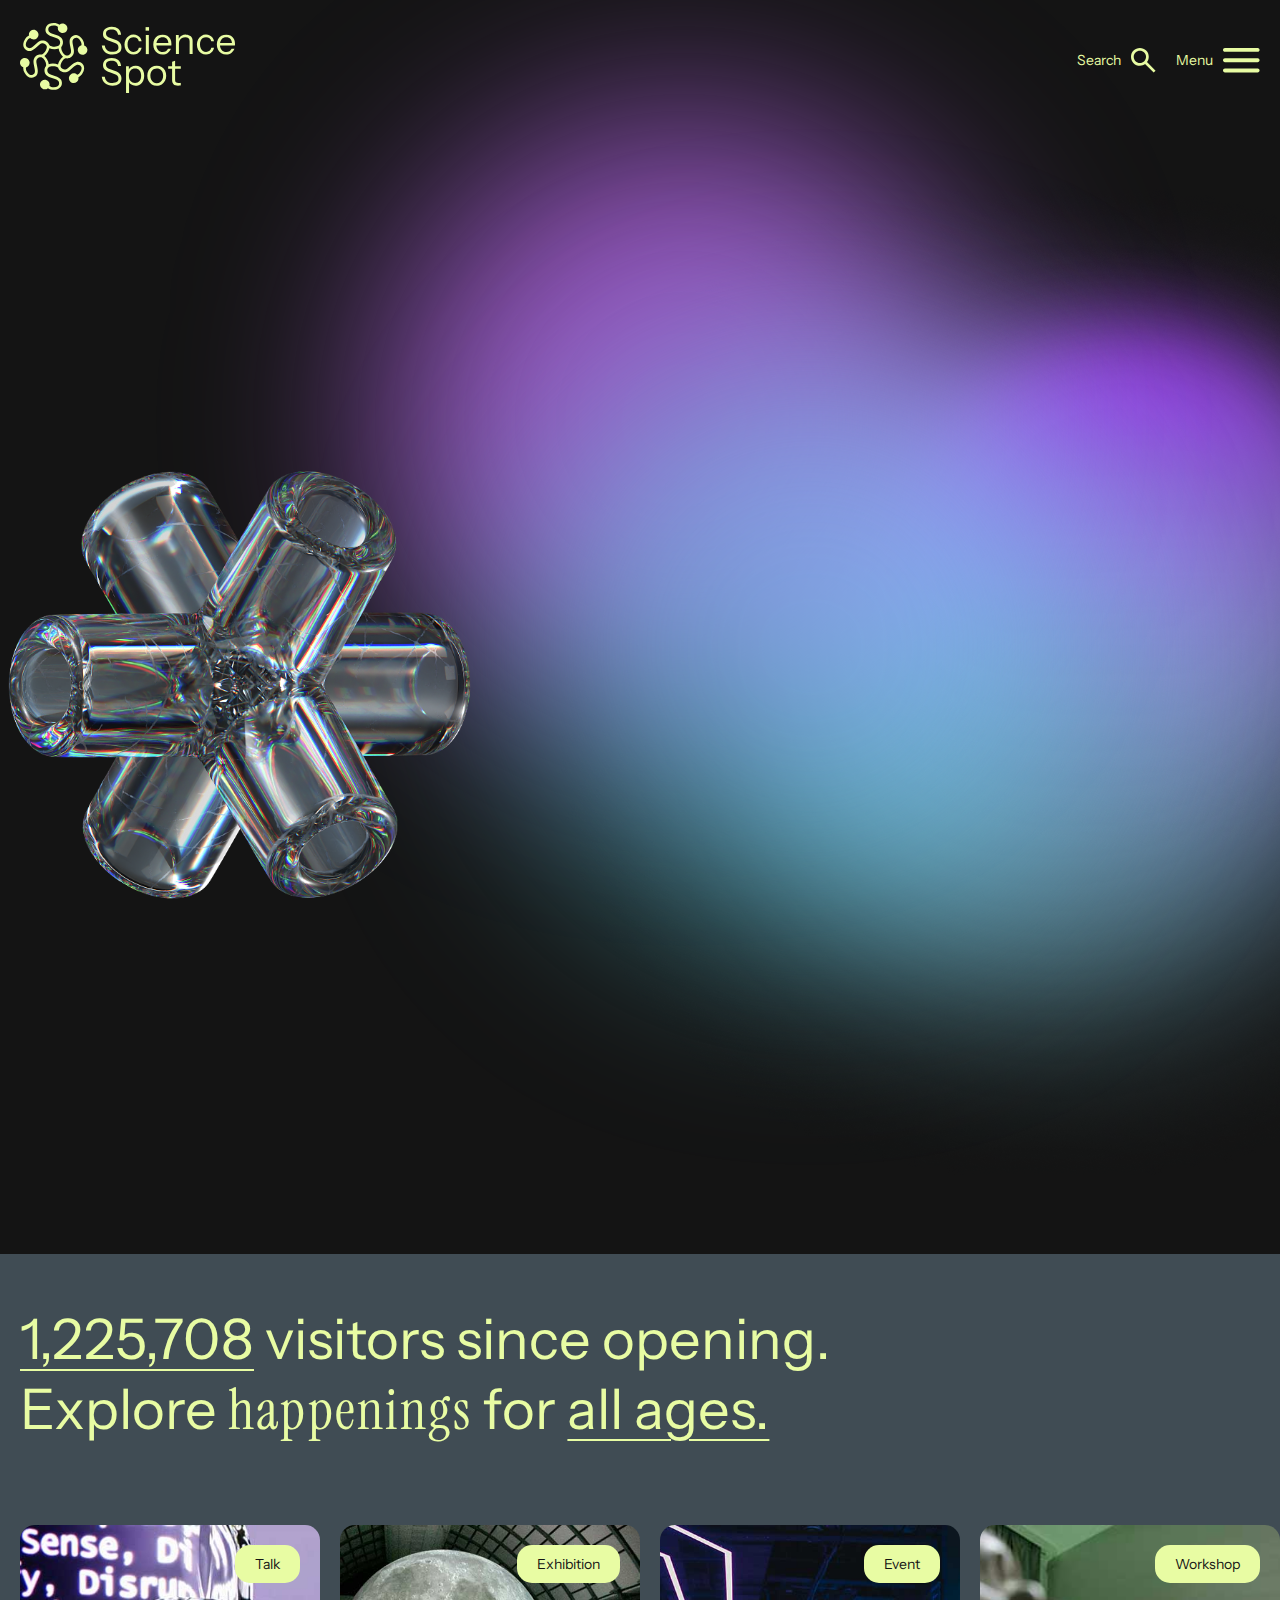
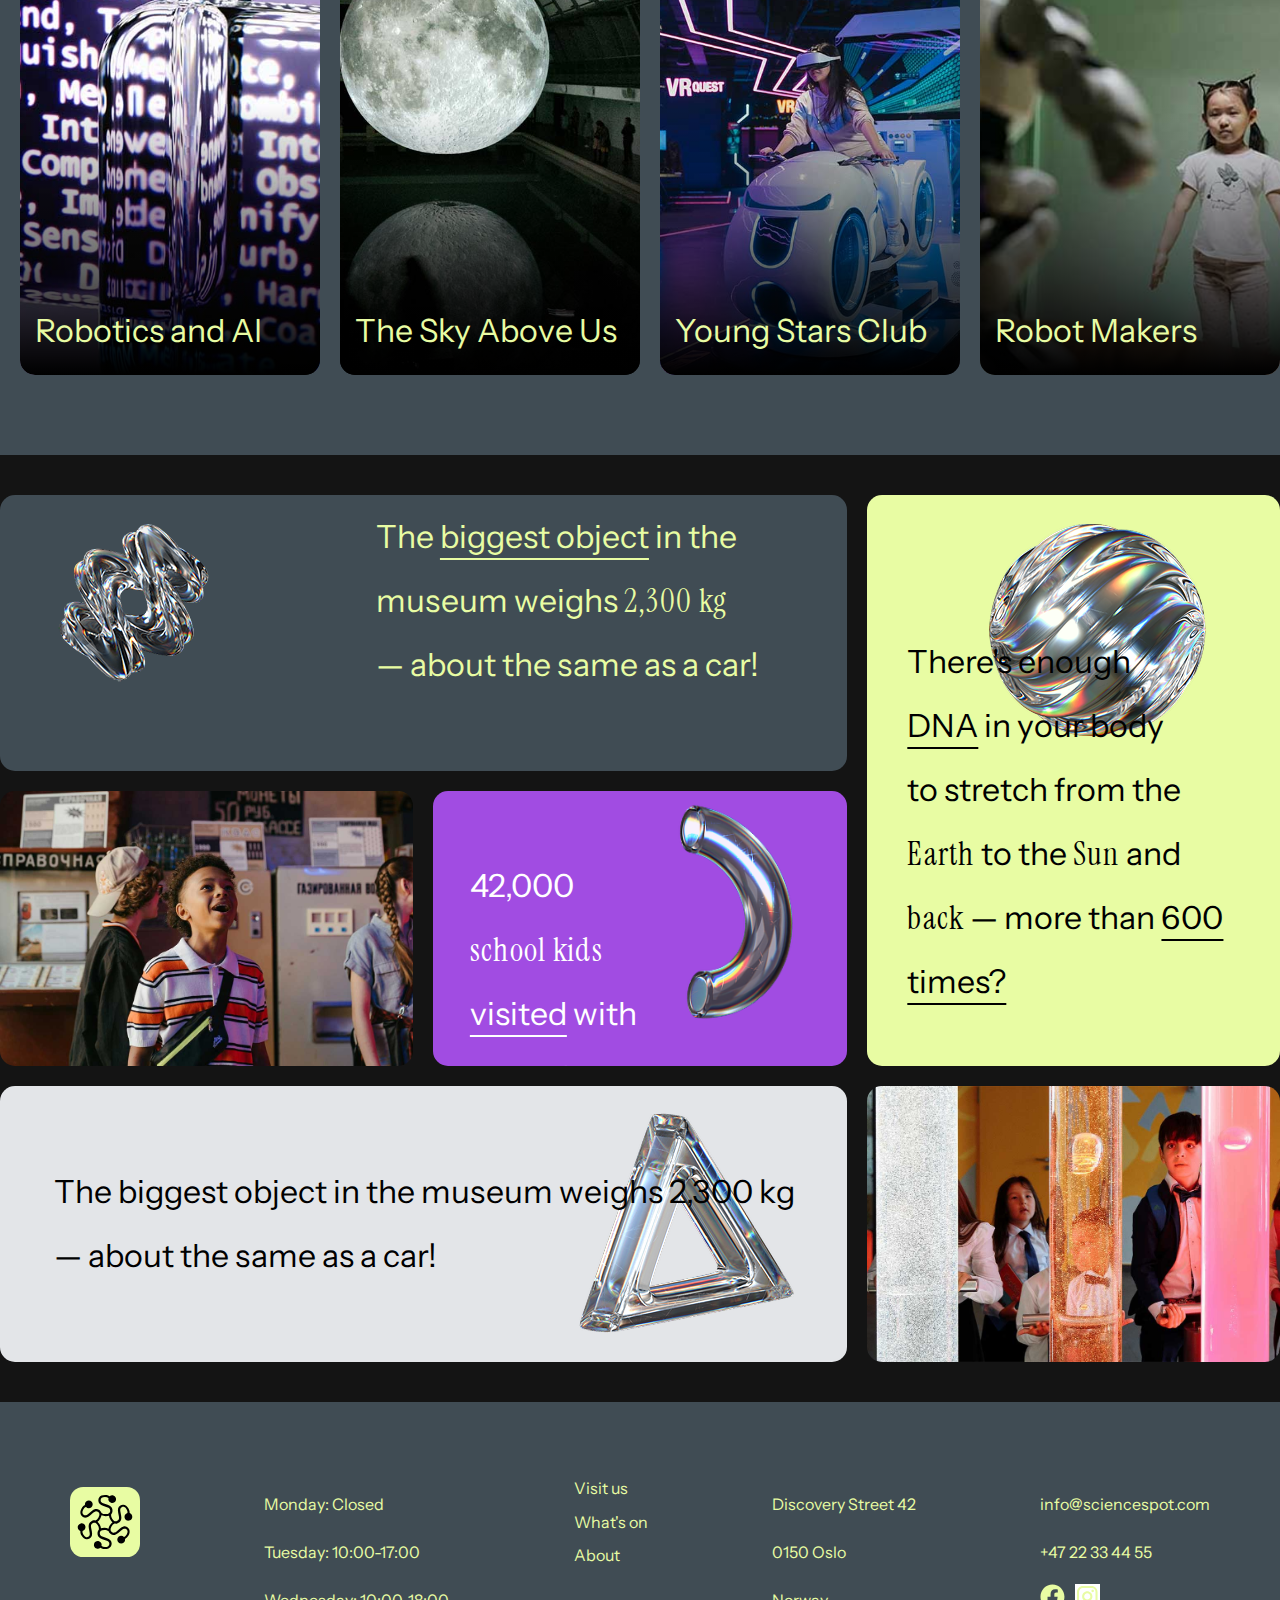
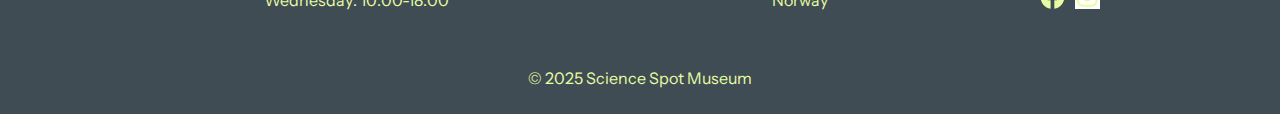
<file: index.html>
<!DOCTYPE html>
<html lang="en">
  <head>
    <meta charset="UTF-8" />
    <meta name="viewport" content="width=device-width, initial-scale=1.0" />
    <link rel="preconnect" href="https://fonts.googleapis.com" />
    <link rel="preconnect" href="https://fonts.gstatic.com" crossorigin />
    <link
      href="https://fonts.googleapis.com/css2?family=Instrument+Sans:ital,wght@0,400..700;1,400..700&family=Instrument+Serif&display=swap"
      rel="stylesheet"
    />
    <link rel="stylesheet" href="/css/style.css" />
    <title>
      Home | Science Spot - An interactive science museum where science comes
      alive.
    </title>
  </head>
  <body>
    <header>
      <div class="header__container">
        <div class="header__logo">
          <a href="index.html" class="logo-main"
            ><img
              src="assets/icons/science-spot-full-logo-color.svg"
              alt="Science Spot Logo"
          /></a>
        </div>
        <div class="header__nav">
          <nav class="header__search">
            <ul>
              <li>
                <a href="#">
                  Search
                  <img
                    src="assets/icons/magnifier-glass-icon-color.svg"
                    alt="Search Icon"
                  />
                </a>
              </li>
            </ul>
          </nav>

          <nav class="header__menu">
            <ul>
              <li>
                <a href="#">
                  Menu
                  <img
                    src="assets/icons/hamburger-menu-icon-color.svg"
                    alt="Menu Icon"
                  />
                </a>
              </li>
            </ul>
          </nav>
        </div>
      </div>
    </header>
    <main>
      <!-- Hero section -->
      <section class="hero">
        <div class="hero__container">
          <div class="hero__headline">
            <h1>
              An <span class="text-serif">interactive</span>
              <br />
              <span class="text-underline">science museum</span> where science
              comes <span class="text-serif">alive</span>.
            </h1>
            <a href="#" class="btn btn--primary">Explore more</a>
          </div>
          <div class="hero__element">
            <img src="assets/icons/3d-element-1.png" alt="" />
          </div>
          <div class="hero__gradient">
            <img src="assets/icons/gradient.png" alt="" />
          </div>
        </div>
      </section>
      <!-- Event section -->
      <section class="events">
        <h2 class="events__title">
          <span class="text-underline">1,225,708</span> visitors since opening.
          <br />
          Explore <span class="text-serif">happenings</span> for
          <span class="text-underline">all ages.</span>
        </h2>
        <div class="events__main_container">
          <div class="events__container">
            <article class="events__card">
              <a href="#">
                <img
                  src="assets/images/two-3d-objects-with-text-underlay-representing-artifical-intelligence.jpg"
                  alt="two 3d objects with text underlay representing artifical intelligence"
                  class="events__card-image"
              /></a>
              <span class="events__card-label">Talk</span>
              <h3 class="events__card-title">Robotics and AI</h3>
            </article>
          </div>

          <div class="events__container">
            <article class="events__card">
              <a href="#">
                <img
                  src="assets/images/people-looking-in-an-exhibition-space-looking-at-a-moon-installation.jpg"
                  alt="people looking in an exhibition space looking at a moon installation"
                  class="events__card-image"
              /></a>
              <span class="events__card-label">Exhibition</span>
              <h3 class="events__card-title">The Sky Above Us</h3>
            </article>
          </div>

          <div class="events__container">
            <article class="events__card">
              <a href="#">
                <img
                  src="assets/images/girl-testing-out-vr-glasses-on-a-motorcycle-attraction.jpg"
                  alt="girl testing out vr glasses on a motorcycle girl-testing-out-vr-glasses-on-a-motorcyle-attraction"
                  class="events__card-image"
              /></a>
              <span class="events__card-label">Event</span>
              <h3 class="events__card-title">Young Stars Club</h3>
            </article>
          </div>

          <div class="events__container">
            <article class="events__card">
              <a href="#">
                <img
                  src="assets/images/a-girl-and-a-robot-standing-with-the-same-pose.jpg"
                  alt="a girl and a robot standing with the same pose"
                  class="events__card-image"
              /></a>
              <span class="events__card-label">Workshop</span>
              <h3 class="events__card-title">Robot Makers</h3>
            </article>
          </div>

          <div class="events__container">
            <article class="events__card">
              <a href="#">
                <img
                  src="assets/images/abstract-3d-atom.jpg"
                  alt="abstract 3D atom"
                  class="events__card-image"
              /></a>
              <span class="events__card-label">Talk</span>
              <h3 class="events__card-title">Ecology</h3>
            </article>
          </div>

          <div class="events__container">
            <article class="events__card">
              <a href="#">
                <img
                  src="assets/images/person-standing-in-front-of-projected-digital-code-and-abstract-graphics.jpg"
                  alt="Person standing in front of projected digital code and abstract graphics"
                  class="events__card-image"
              /></a>
              <span class="events__card-label">Talk</span>
              <h3 class="events__card-title">Humans and Algorithms</h3>
            </article>
          </div>

          <div class="events__container">
            <article class="events__card">
              <a href="#">
                <img
                  src="assets/images/close-up-of-golden-processor-pins-on-a-microchip.jpg"
                  alt="Close-up of golden processor pins on a microchip"
                  class="events__card-image"
              /></a>
              <span class="events__card-label">Exhibition</span>
              <h3 class="events__card-title">The Beauty of Microchips</h3>
            </article>
          </div>
        </div>
      </section>
      <!-- Explore section -->
      <section class="explore">
        <div class="explore__container">
          <div class="explore__box1 box">
            <img
              src="assets/icons/3d-element-7.png"
              alt="Abstract 3D chrome shape"
            />
            <p>
              The <span class="text-underline">biggest object</span> in the
              <br />
              museum weighs <span class="text-serif">2,300 kg</span>
              <br />
              — about the same as a car!
            </p>
          </div>
          <div class="explore__box2 box">
            <img
              src="assets/icons/3d-element-3.png"
              alt="Round 3D chrome shape"
            />
            <p>
              There's enough
              <br />
              <span class="text-underline">DNA</span> in your body
              <br />
              to stretch from the
              <br />
              <span class="text-serif">Earth</span> to the
              <span class="text-serif">Sun</span> and
              <br />
              <span class="text-serif">back</span> — more than
              <span class="text-underline">600 times?</span>
            </p>
          </div>
          <div class="explore__box3 box">
            <img
              src="assets/images/kid-looking-excited-with-two-friends-in-the-background.jpg"
              alt="kid looking excited with two friends in the background"
            />
          </div>
          <div class="explore__box4 box">
            <img
              src="assets/icons/3d-element-6.png"
              alt="Macaroni 3D chrome shape"
            />
            <p>
              42,000
              <br />
              <span class="text-serif">school kids</span>
              <br />
              <span class="text-underline">visited</span> with
              <br />
              their class
            </p>
          </div>
          <div class="explore__box5 box">
            <img
              src="assets/icons/3d-element-8.png"
              alt="Triangle 3D chrome shape"
            />
            <p>
              The biggest object in the museum weighs 2,300 kg — about the same
              as a car!
            </p>
          </div>
          <div class="explore__box6 box">
            <img
              src="assets/images/group-of-kids-looking-at-liquids-in-three-sylinders.jpg"
              alt="group of kids looking at liquids in three sylinders"
            />
          </div>
        </div>
      </section>
    </main>
    <footer>
      <div class="footer__container">
        <div class="footer__logosymbol">
          <img
            src="assets/icons/science-spot-symbol-logo.svg"
            alt="Science Spot Logosymbol"
          />
        </div>
        <div class="footer__info">
          <p>Monday: Closed</p>
          <p>Tuesday: 10:00-17:00</p>
          <p>Wednesday: 10:00-18:00</p>
        </div>

        <div class="footer__nav">
          <ul>
            <li><a href="#">Visit us</a></li>
            <li><a href="#">What's on</a></li>
            <li><a href="#">About</a></li>
          </ul>
        </div>

        <div class="footer__address">
          <p>Discovery Street 42</p>
          <p>0150 Oslo</p>
          <p>Norway</p>
        </div>

        <div class="footer__contact">
          <p>info@sciencespot.com</p>
          <p>+47 22 33 44 55</p>
          <div class="footer__contact-icons">
            <img
              src="assets/icons/facebook-icon-color.svg"
              alt="Facebook icon"
            />
            <img
              src="assets/icons/instagram-icon-color.svg"
              alt="Instagram Icon"
            />
          </div>
        </div>
      </div>
      <p class="footer__copyright">© 2025 Science Spot Museum</p>
    </footer>
  </body>
</html>
</file>
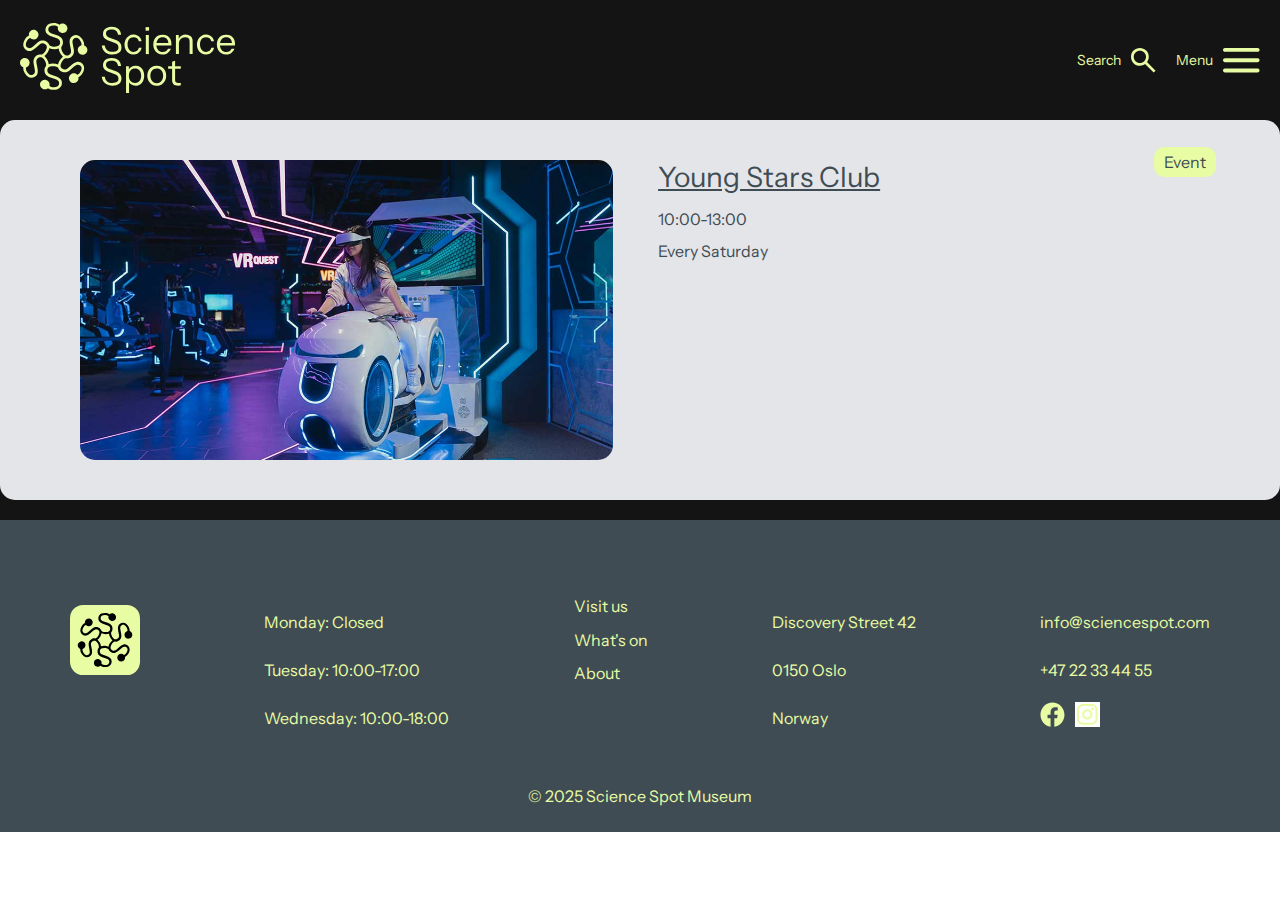
<file: about.html>
<!DOCTYPE html>
<html lang="en">
  <head>
    <meta charset="UTF-8" />
    <meta name="viewport" content="width=device-width, initial-scale=1.0" />
    <link rel="preconnect" href="https://fonts.googleapis.com" />
    <link rel="preconnect" href="https://fonts.gstatic.com" crossorigin />
    <link
      href="https://fonts.googleapis.com/css2?family=Instrument+Sans:ital,wght@0,400..700;1,400..700&family=Instrument+Serif&display=swap"
      rel="stylesheet"
    />
    <link rel="stylesheet" href="/css/style.css" />
    <title>
      What's on | Science Spot - Exhibitions, events, and family activities
    </title>
  </head>
  <body>
    <header>
      <div class="header__container">
        <div class="header__logo">
          <a href="index.html" class="logo-main"
            ><img
              src="assets/icons/science-spot-full-logo-color.svg"
              alt="Science Spot Logo"
          /></a>
        </div>
        <div class="header__nav">
          <nav class="header__search">
            <ul>
              <li>
                <a href="#">
                  Search
                  <img
                    src="assets/icons/magnifier-glass-icon-color.svg"
                    alt="Search Icon"
                  />
                </a>
              </li>
            </ul>
          </nav>

          <nav class="header__menu">
            <ul>
              <li class="has-dropdown">
                <a href="#">
                  Menu
                  <img
                    src="assets/icons/hamburger-menu-icon-color.svg"
                    alt="Menu Icon"
                  />
                </a>
                <!-- Dropdown Menu -->
                <div class="dropdown-menu">
                  <a href="#" class="dropdown-menu__close">&times;</a>
                  <div class="dropdown-menu__content">
                    <div class="dropdown-menu__links">
                      <a href="./visit-us.html">Visit us</a>
                      <a href="./whats-on.html">What's on</a>
                      <a href="./about.html">About</a>
                    </div>
                    <div class="dropdown-menu__info">
                      <p>Monday: Closed</p>
                      <p>Tuesday: 10:00-17:00</p>
                      <p>Wednesday: 10:00-18:00</p>
                    </div>
                  </div>
                </div>
              </li>
            </ul>
          </nav>
        </div>
      </div>
    </header>
    <main>
      <!-- Young Star Club -->
      <section>
        <div class="content-section">
          <div class="content__wrapper">
            <div class="image__wrapper">
              <img
                src="./assets/images/girl-testing-out-vr-glasses-on-a-motorcycle-attraction.jpg"
                alt="girl testing out vr glasses on a motorcycle girl-testing-out-vr-glasses-on-a-motorcyle-attraction"
              />
            </div>
            <div class="content__text">
              <h2>Young Stars Club</h2>
              <p>10:00-13:00</p>
              <p>Every Saturday</p>
            </div>
            <span class="content__label">Event</span>
          </div>
        </div>
      </section>
    </main>
    <footer>
      <div class="footer__container">
        <div class="footer__logosymbol">
          <img
            src="assets/icons/science-spot-symbol-logo.svg"
            alt="Science Spot Logosymbol"
          />
        </div>
        <div class="footer__info">
          <p>Monday: Closed</p>
          <p>Tuesday: 10:00-17:00</p>
          <p>Wednesday: 10:00-18:00</p>
        </div>

        <div class="footer__nav">
          <ul>
            <li><a href="./visit-us.html">Visit us</a></li>
            <li><a href="./whats-on.html">What's on</a></li>
            <li><a href="./about.html">About</a></li>
          </ul>
        </div>

        <div class="footer__address">
          <p>Discovery Street 42</p>
          <p>0150 Oslo</p>
          <p>Norway</p>
        </div>

        <div class="footer__contact">
          <p>info@sciencespot.com</p>
          <p>+47 22 33 44 55</p>
          <div class="footer__contact-icons">
            <img
              src="assets/icons/facebook-icon-color.svg"
              alt="Facebook icon"
            />
            <img
              src="assets/icons/instagram-icon-color.svg"
              alt="Instagram Icon"
            />
          </div>
        </div>
      </div>
      <p class="footer__copyright">© 2025 Science Spot Museum</p>
    </footer>
    <script src="js/script.js"></script>
  </body>
</html>
</file>
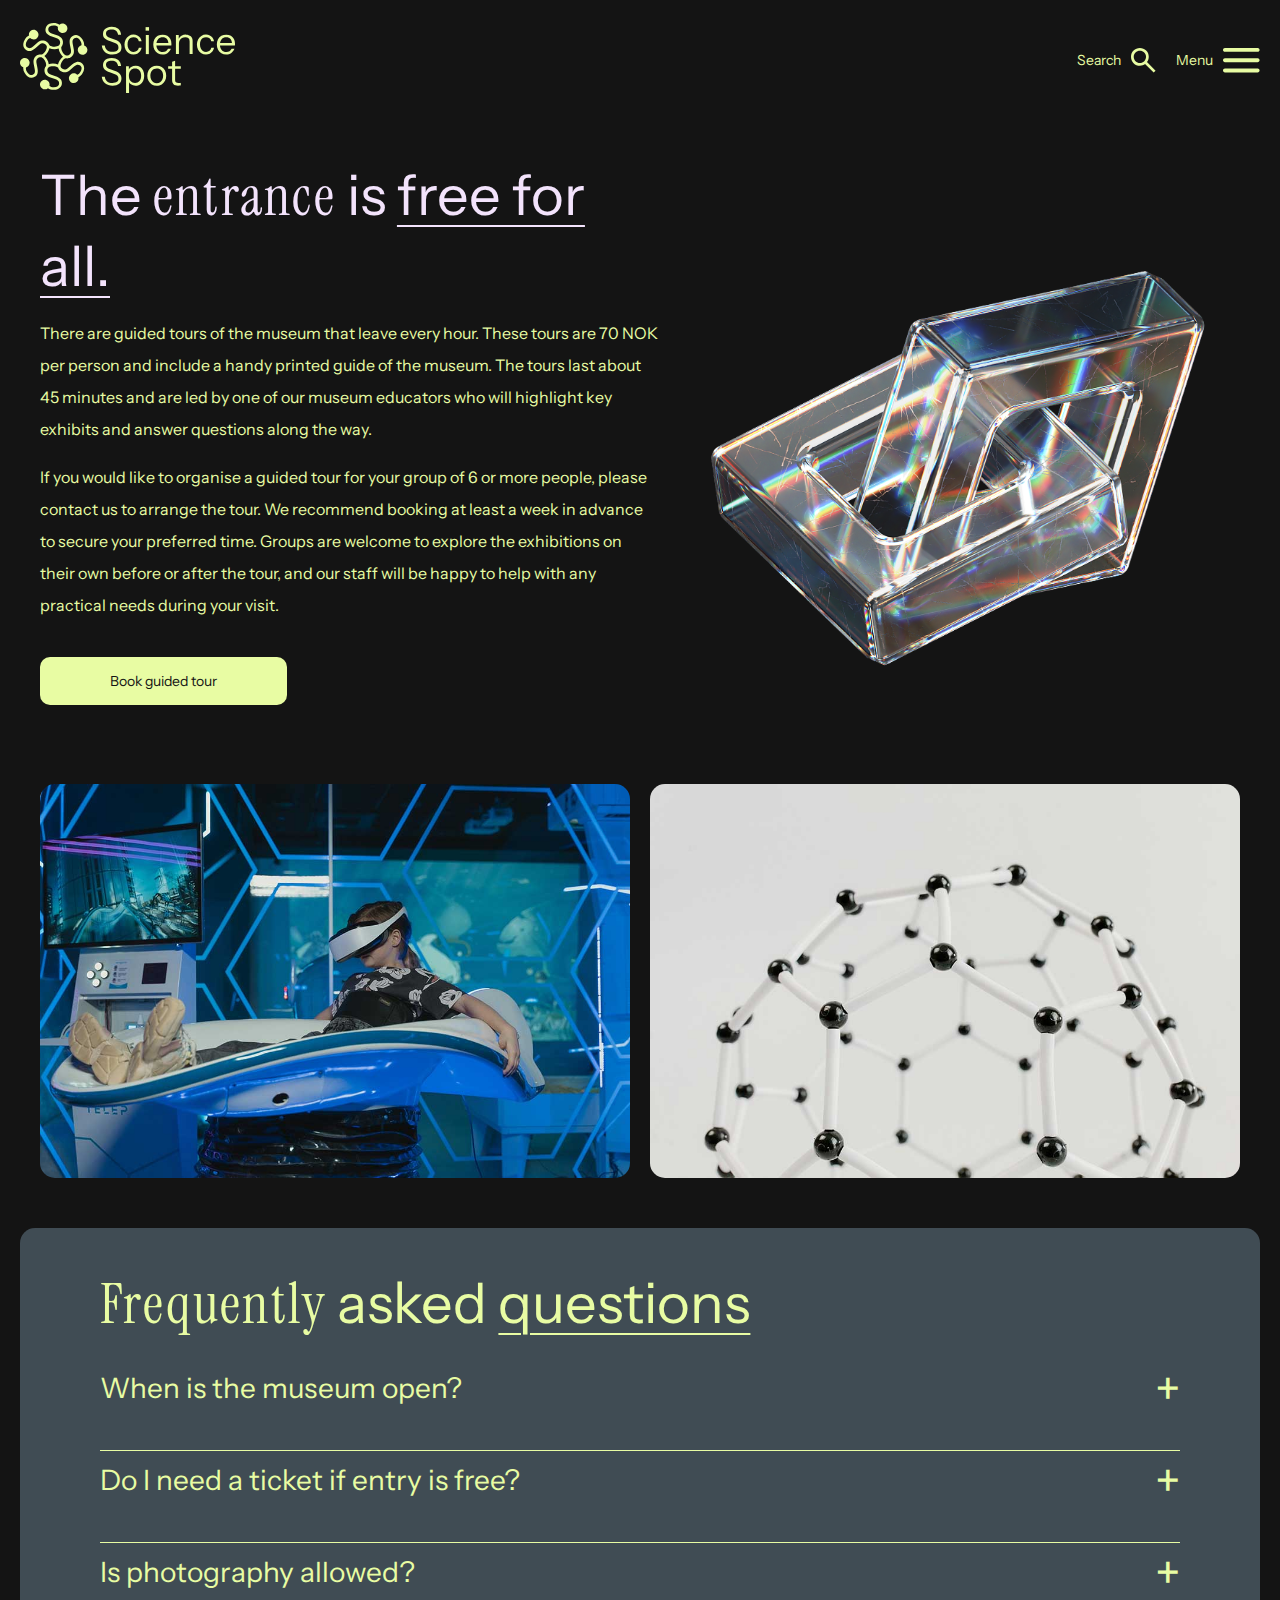
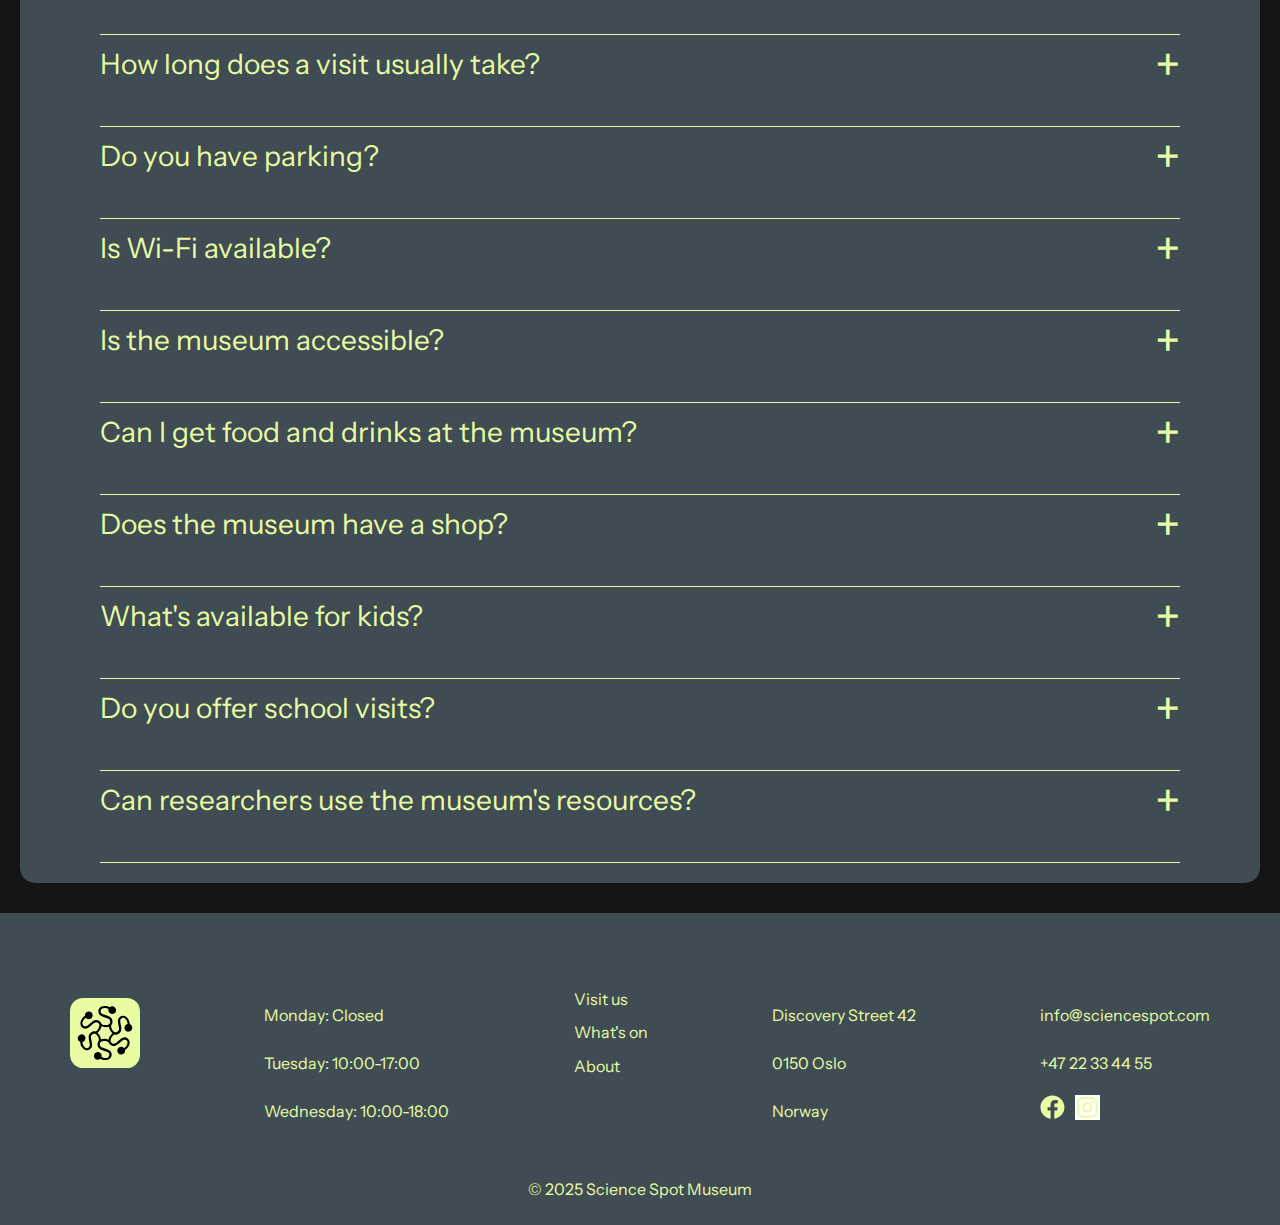
<file: visit-us.html>
<!DOCTYPE html>
<html lang="en">
  <head>
    <meta charset="UTF-8" />
    <meta name="viewport" content="width=device-width, initial-scale=1.0" />
    <link rel="preconnect" href="https://fonts.googleapis.com" />
    <link rel="preconnect" href="https://fonts.gstatic.com" crossorigin />
    <link
      href="https://fonts.googleapis.com/css2?family=Instrument+Sans:ital,wght@0,400..700;1,400..700&family=Instrument+Serif&display=swap"
      rel="stylesheet"
    />
    <link rel="stylesheet" href="/css/style.css" />
    <title>
      Visit Us | Science Spot - Location, hours, admission, and accessibility
    </title>
  </head>
  <body>
    <header>
      <div class="header__container">
        <div class="header__logo">
          <a href="index.html" class="logo-main"
            ><img
              src="assets/icons/science-spot-full-logo-color.svg"
              alt="Science Spot Logo"
          /></a>
        </div>
        <div class="header__nav">
          <nav class="header__search">
            <ul>
              <li>
                <a href="#">
                  Search
                  <img
                    src="assets/icons/magnifier-glass-icon-color.svg"
                    alt="Search Icon"
                  />
                </a>
              </li>
            </ul>
          </nav>

          <nav class="header__menu">
            <ul>
              <li class="has-dropdown">
                <a href="#">
                  Menu
                  <img
                    src="assets/icons/hamburger-menu-icon-color.svg"
                    alt="Menu Icon"
                  />
                </a>
                <!-- Dropdown Menu -->
                <div class="dropdown-menu">
                  <a href="#" class="dropdown-menu__close">&times;</a>
                  <div class="dropdown-menu__content">
                    <div class="dropdown-menu__links">
                      <a href="#">Visit us</a>
                      <a href="#">What's on</a>
                      <a href="#">About</a>
                    </div>
                    <div class="dropdown-menu__info">
                      <p>Monday: Closed</p>
                      <p>Tuesday: 10:00-17:00</p>
                      <p>Wednesday: 10:00-18:00</p>
                    </div>
                  </div>
                </div>
              </li>
            </ul>
          </nav>
        </div>
      </div>
    </header>
    <main>
      <section class="visit-us">
        <div class="visit-us__content">
          <div class="visit-us__info">
            <h1>
              The <span class="text-serif">entrance</span> is
              <span class="text-underline">free for all.</span>
            </h1>
            <p>
              There are guided tours of the museum that leave every hour. These
              tours are 70 NOK per person and include a handy printed guide of
              the museum. The tours last about 45 minutes and are led by one of
              our museum educators who will highlight key exhibits and answer
              questions along the way.
            </p>
            <p>
              If you would like to organise a guided tour for your group of 6 or
              more people, please contact us to arrange the tour. We recommend
              booking at least a week in advance to secure your preferred time.
              Groups are welcome to explore the exhibitions on their own before
              or after the tour, and our staff will be happy to help with any
              practical needs during your visit.
            </p>
            <a href="#" class="btn btn--primary">Book guided tour</a>
          </div>
          <div class="visit-us__image">
            <img
              src="assets/icons/3d-element-2.png"
              alt="Angular 3D chrome shape"
            />
          </div>
        </div>
      </section>
      <section class="double-image">
        <div class="double-image__container">
          <img
            src="assets/images/vr-headset-simulation-chair.jpg"
            alt="Person wearing VR headset in a futuristic chair with a screen"
          />
          <img
            src="assets/images/molecular-structure-model-sphere.jpg"
            alt="Black and white molecular structure model forming a sphere."
          />
        </div>
      </section>
      <!-- Frequently Asked Questions -->
      <section class="faq-section">
        <div class="faq-section__wrapper">
          <h2>
            <span class="text-serif">Frequently</span> asked
            <span class="text-underline">questions</span>
          </h2>
          <!-- FAQ Content -->
          <div class="faq__content">
            <ul class="accordion">
              <!-- faq-hours -->
              <li>
                <input type="radio" name="accordion" id="faq-hours" />
                <label for="faq-hours">When is the museum open?</label>
                <div class="accordion__content">
                  We're open Tuesday 10:00-17:00 and Wednesday 10:00-18:00.
                  Closed Mondays.
                </div>
              </li>
              <!-- faq-ticket -->
              <li>
                <input type="radio" name="accordion" id="faq-ticket" />
                <label for="faq-ticket"
                  >Do I need a ticket if entry is free?</label
                >
                <div class="accordion__content">
                  Entry is free, but some special events and workshops may
                  require booking.
                </div>
              </li>
              <!-- faq-photo -->
              <li>
                <input type="radio" name="accordion" id="faq-photo" />
                <label for="faq-photo">Is photography allowed?</label>
                <div class="accordion__content">
                  Yes, photography for personal use is allowed. Flash and
                  tripods are not permitted inside the exhibitions.
                </div>
              </li>
              <!-- faq-duration -->
              <li>
                <input type="radio" name="accordion" id="faq-duration" />
                <label for="faq-duration"
                  >How long does a visit usually take?</label
                >
                <div class="accordion__content">
                  Most visitors spend 2-3 hours exploring, but you're welcome to
                  stay all day.
                </div>
              </li>
              <!-- faq-parking -->
              <li>
                <input type="radio" name="accordion" id="faq-parking" />
                <label for="faq-parking">Do you have parking?</label>
                <div class="accordion__content">
                  Yes, we have a parking lot next to the museum with accessible
                  spaces.
                </div>
              </li>
              <!-- faq-wifi -->
              <li>
                <input type="radio" name="accordion" id="faq-wifi" />
                <label for="faq-wifi">Is Wi-Fi available?</label>
                <div class="accordion__content">
                  <p>Yes, free Wi-Fi is available throughout the museum.</p>
                </div>
              </li>
              <!-- faq-accessibility -->
              <li>
                <input type="radio" name="accordion" id="faq-accessibility" />
                <label for="faq-accessibility">Is the museum accessible?</label>
                <div class="accordion__content">
                  <p>
                    Yes. We have wheelchair ramps, audio guides, and braille
                    display signs.
                  </p>
                </div>
              </li>
              <!-- faq-food -->
              <li>
                <input type="radio" name="accordion" id="faq-food" />
                <label for="faq-food"
                  >Can I get food and drinks at the museum?</label
                >
                <div class="accordion__content">
                  <p>
                    Yes. Our café serves light lunches, snacks, soft drinks, and
                    coffee.
                  </p>
                </div>
              </li>
              <!-- faq-shop -->
              <li>
                <input type="radio" name="accordion" id="faq-shop" />
                <label for="faq-shop">Does the museum have a shop?</label>
                <div class="accordion__content">
                  <p>
                    Yes. You'll find gifts, activity packs, and science
                    memorabilia to take home.
                  </p>
                </div>
              </li>
              <!-- faq-kids -->
              <li>
                <input type="radio" name="accordion" id="faq-kids" />
                <label for="faq-kids">What's available for kids?</label>
                <div class="accordion__content">
                  <p>
                    Plenty. From hands-on exhibits like the bumper swing and
                    Woolly Mammoth to our Young Stars club every Saturday. We
                    also run themed holiday clubs during school breaks.
                  </p>
                </div>
              </li>
              <!-- faq-school -->
              <li>
                <input type="radio" name="accordion" id="faq-schools" />
                <label for="faq-schools">Do you offer school visits?</label>
                <div class="accordion__content">
                  <p>
                    Yes. Teachers can book guided tours, workshops in our
                    learning lab, and engaging science presentations for
                    students.
                  </p>
                </div>
              </li>
              <!-- faq-research -->
              <li>
                <input type="radio" name="accordion" id="faq-research" />
                <label for="faq-research"
                  >Can researchers use the museum's resources?</label
                >
                <div class="accordion__content">
                  <p>
                    Yes. We provide access to records, lab space, and
                    collaborate with universities.
                  </p>
                </div>
              </li>
            </ul>
          </div>
        </div>
      </section>
    </main>
    <footer>
      <div class="footer__container">
        <div class="footer__logosymbol">
          <img
            src="assets/icons/science-spot-symbol-logo.svg"
            alt="Science Spot Logosymbol"
          />
        </div>
        <div class="footer__info">
          <p>Monday: Closed</p>
          <p>Tuesday: 10:00-17:00</p>
          <p>Wednesday: 10:00-18:00</p>
        </div>

        <div class="footer__nav">
          <ul>
            <li><a href="#">Visit us</a></li>
            <li><a href="#">What's on</a></li>
            <li><a href="#">About</a></li>
          </ul>
        </div>

        <div class="footer__address">
          <p>Discovery Street 42</p>
          <p>0150 Oslo</p>
          <p>Norway</p>
        </div>

        <div class="footer__contact">
          <p>info@sciencespot.com</p>
          <p>+47 22 33 44 55</p>
          <div class="footer__contact-icons">
            <img
              src="assets/icons/facebook-icon-color.svg"
              alt="Facebook icon"
            />
            <img
              src="assets/icons/instagram-icon-color.svg"
              alt="Instagram Icon"
            />
          </div>
        </div>
      </div>
      <p class="footer__copyright">© 2025 Science Spot Museum</p>
    </footer>
    <script src="js/script.js"></script>
  </body>
</html>
</file>
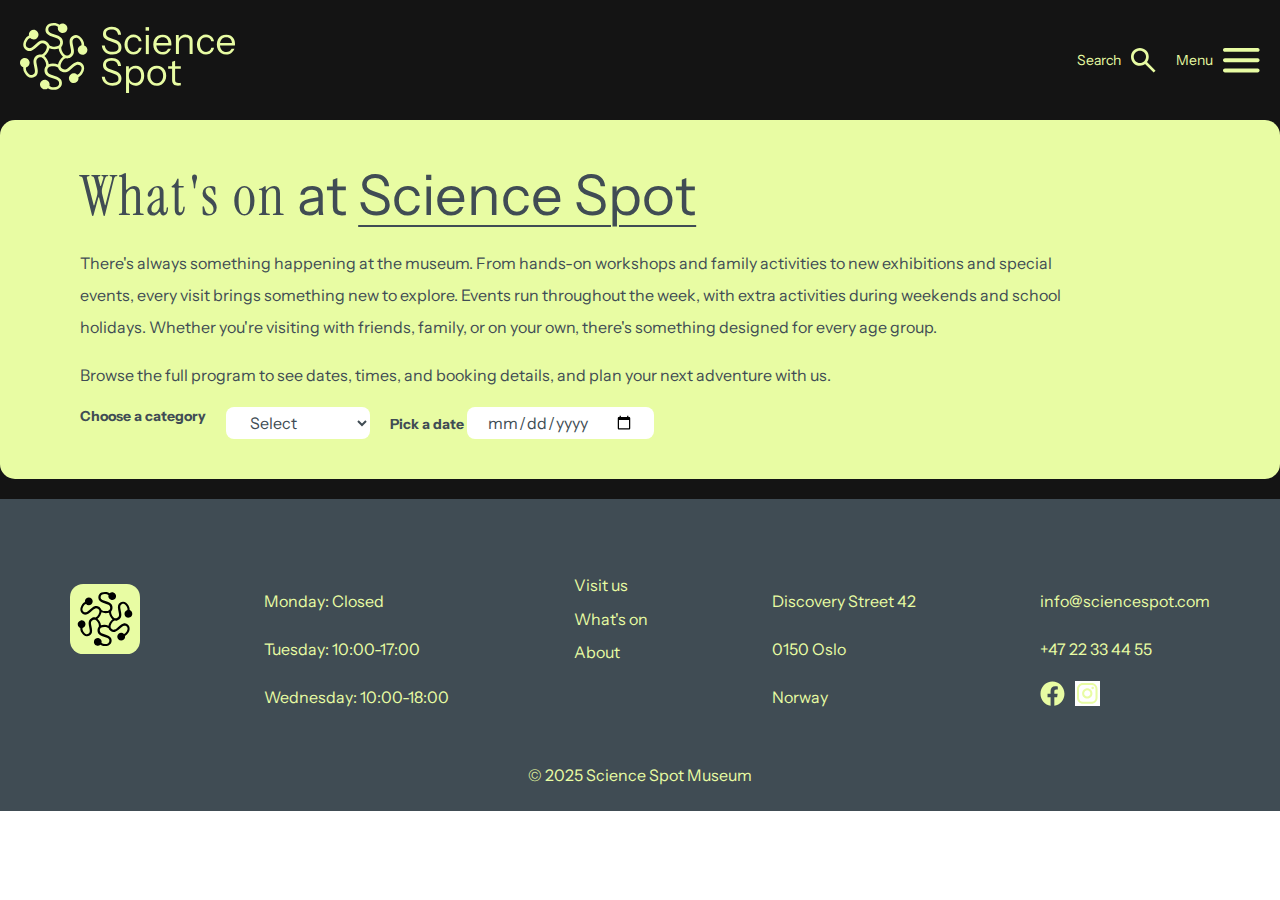
<file: whats-on.html>
<!DOCTYPE html>
<html lang="en">
  <head>
    <meta charset="UTF-8" />
    <meta name="viewport" content="width=device-width, initial-scale=1.0" />
    <link rel="preconnect" href="https://fonts.googleapis.com" />
    <link rel="preconnect" href="https://fonts.gstatic.com" crossorigin />
    <link
      href="https://fonts.googleapis.com/css2?family=Instrument+Sans:ital,wght@0,400..700;1,400..700&family=Instrument+Serif&display=swap"
      rel="stylesheet"
    />
    <link rel="stylesheet" href="/css/style.css" />
    <title>
      Visit Us | Science Spot - Location, hours, admission, and accessibility
    </title>
  </head>
  <body>
    <header>
      <div class="header__container">
        <div class="header__logo">
          <a href="index.html" class="logo-main"
            ><img
              src="assets/icons/science-spot-full-logo-color.svg"
              alt="Science Spot Logo"
          /></a>
        </div>
        <div class="header__nav">
          <nav class="header__search">
            <ul>
              <li>
                <a href="#">
                  Search
                  <img
                    src="assets/icons/magnifier-glass-icon-color.svg"
                    alt="Search Icon"
                  />
                </a>
              </li>
            </ul>
          </nav>

          <nav class="header__menu">
            <ul>
              <li class="has-dropdown">
                <a href="#">
                  Menu
                  <img
                    src="assets/icons/hamburger-menu-icon-color.svg"
                    alt="Menu Icon"
                  />
                </a>
                <!-- Dropdown Menu -->
                <div class="dropdown-menu">
                  <a href="#" class="dropdown-menu__close">&times;</a>
                  <div class="dropdown-menu__content">
                    <div class="dropdown-menu__links">
                      <a href="./visit-us.html">Visit us</a>
                      <a href="./whats-on.html">What's on</a>
                      <a href="#">About</a>
                    </div>
                    <div class="dropdown-menu__info">
                      <p>Monday: Closed</p>
                      <p>Tuesday: 10:00-17:00</p>
                      <p>Wednesday: 10:00-18:00</p>
                    </div>
                  </div>
                </div>
              </li>
            </ul>
          </nav>
        </div>
      </div>
    </header>
    <main>
      <section class="whats-on">
        <div class="whats-on__content">
          <div class="whats-on__wrapper">
            <h1>
              <span class="text-serif">What's on</span> at
              <span class="text-underline">Science Spot</span>
            </h1>
            <div class="text__container">
              <p>
                There's always something happening at the museum. From hands-on
                workshops and family activities to new exhibitions and special
                events, every visit brings something new to explore. Events run
                throughout the week, with extra activities during weekends and
                school holidays. Whether you're visiting with friends, family,
                or on your own, there's something designed for every age group.
              </p>
              <p>
                Browse the full program to see dates, times, and booking
                details, and plan your next adventure with us.
              </p>
            </div>
            <div class="whats-on__dropdown">
              <label for="visit-date"><strong>Choose a category</strong></label>
              <select name="category" id="category">
                <option value="" selected disabled>Select</option>
                <option value="exhibitions">Exhibitions</option>
                <option value="workshop">Workshop</option>
                <option value="event">Event</option>
                <option value="talk">Talk</option>
              </select>
              <div class="whats-on__date">
                <label for="visit-date"><strong>Pick a date</strong></label>
                <input type="date" name="visit-date" id="visit-date" />
              </div>
            </div>
          </div>
        </div>
      </section>
    </main>
    <footer>
      <div class="footer__container">
        <div class="footer__logosymbol">
          <img
            src="assets/icons/science-spot-symbol-logo.svg"
            alt="Science Spot Logosymbol"
          />
        </div>
        <div class="footer__info">
          <p>Monday: Closed</p>
          <p>Tuesday: 10:00-17:00</p>
          <p>Wednesday: 10:00-18:00</p>
        </div>

        <div class="footer__nav">
          <ul>
            <li><a href="./visit-us.html">Visit us</a></li>
            <li><a href="./whats-on.html">What's on</a></li>
            <li><a href="#">About</a></li>
          </ul>
        </div>

        <div class="footer__address">
          <p>Discovery Street 42</p>
          <p>0150 Oslo</p>
          <p>Norway</p>
        </div>

        <div class="footer__contact">
          <p>info@sciencespot.com</p>
          <p>+47 22 33 44 55</p>
          <div class="footer__contact-icons">
            <img
              src="assets/icons/facebook-icon-color.svg"
              alt="Facebook icon"
            />
            <img
              src="assets/icons/instagram-icon-color.svg"
              alt="Instagram Icon"
            />
          </div>
        </div>
      </div>
      <p class="footer__copyright">© 2025 Science Spot Museum</p>
    </footer>
    <script src="js/script.js"></script>
  </body>
</html>
</file>
<file: css/style.css>
@import url("variables.css");

/* Foundation Styles */
*,
*::before,
*::after {
  box-sizing: border-box;
}

html {
  -webkit-font-smoothing: antialiased;
  -moz-osx-font-smoothing: grayscale;
  scroll-behavior: smooth;
}

main {
  background-color: var(--color-dark);
}

h1,
h2,
h3 {
  margin: 0;
}

p {
  line-height: 2;
  font-size: 1rem;
}

html,
body {
  margin: 0;
  padding: 0;
}

body {
  font-family: var(--font-sans);
  font-size: 0.875rem;
}

ul {
  list-style: none;
  margin: 0;
  padding: 0;
}

.text-serif {
  font-family: var(--font-serif);
  letter-spacing: 0.04em;
}

.text-underline {
  text-decoration: underline;
  text-decoration-thickness: 2px;
  text-underline-offset: 10px;
}

h1,
h2 {
  font-size: 3.5rem;
  font-weight: 400;
  line-height: 1.25;
}

h3 {
  font-weight: 400;
  font-size: 2rem;
}

.btn {
  text-decoration: none;
  border-radius: 10px;
  padding: 15px 70px;
  margin: 20px 0;
  cursor: pointer;
  transition: all 0.2s ease;
}

.btn--primary {
  background-color: var(--color-accent-1);
  color: var(--color-dark);
}

.btn--primary:hover {
  color: #ffffff;
  background-color: var(--color-accent-3);
}

.btn--secondary {
  background-color: var(--color-accent-3);
  color: #ffffff;
  display: block;
  width: 100%;
  text-align: center;
  margin: 0;
}

.btn--secondary:hover {
  color: var(--color-dark);
  background-color: var(--color-accent-1);
}

.section {
  padding: 0 40px;
}

/* Header */
header {
  background-color: var(--color-dark);
}

.header__container {
  max-width: 1600px;
  height: 120px;
  display: flex;
  justify-content: space-between;
  align-items: center;
  margin: 0 auto;
  color: var(--color-accent-1);
}

.logo-main img {
  padding: 10px 20px;
}

header img {
  height: 90px;
}

.header__nav {
  display: flex;
  flex-direction: row;
}

.header__nav img {
  max-height: 25px;
}

.header__nav li a {
  display: flex;
  align-items: center;
  justify-content: center;
  gap: 10px;
}

.header__search {
  padding: 20px 20px 20px 0;
}

.header__menu {
  padding: 20px 20px 20px 0;
}

.header__nav a {
  color: inherit;
  text-decoration: none;
}

.header__nav a:hover {
  text-decoration: underline;
}

.dropdown-menu__info p {
  margin: 0;
}

/* Dropdown Menu */
.dropdown-menu {
  background-color: var(--color-accent-1);
  height: 100vh;
  width: 100%;
  position: fixed;
  top: 0;
  right: 0;
  z-index: 999;
  display: none;
}

.dropdown-menu__content {
  display: flex;
  flex-direction: column;
  max-width: 1100px;
  margin: 0 auto;
  color: var(--color-dark);
  gap: 40px;
  padding: 100px 20px 20px 20px;
  position: relative;
  z-index: 1;
}

.dropdown-menu__links {
  display: flex;
  flex-direction: row;
  gap: 200px;
}

.dropdown-menu__content a {
  font-size: 3rem;
  margin-right: 20px;
}

.dropdown-menu__content p {
  font-size: 2rem;
}

.dropdown-menu.show {
  display: flex;
  justify-content: center;
  align-items: center;
}

.dropdown-menu__close {
  position: absolute;
  top: 30px;
  right: 80px;
  font-size: 3rem;
  text-decoration: none;
  z-index: 1000;
  background: var(--color-dark);
  border-radius: 5px;
  padding: 0 6px;
}

.dropdown-menu__close:hover {
  text-decoration: none;
  cursor: pointer;
}

/* Hero section */

.hero {
  background-color: var(--color-dark);
  position: relative;
}

.hero__container {
  max-width: 1300px;
  display: flex;
  position: relative;
  justify-content: center;
  align-items: center;
  margin: 0 auto;
  padding: 50px 30px;
}

.hero__headline {
  color: var(--color-accent-2);
  z-index: 1;
}

.hero__headline h1 {
  margin-bottom: 30px;
}

.hero__element {
  z-index: 1;
}

.hero__element img {
  max-width: 600px;

  transform: translateX(0px);
  animation: float 6s ease-out infinite;
}

@keyframes float {
  0% {
    transform: translateY(0px);
  }
  50% {
    transform: translateY(-30px);
  }
  100% {
    transform: translateY(0px);
  }
}

.hero__gradient::before,
.hero__gradient::after {
  content: "";
  position: absolute;
  width: 600px;
  height: 600px;
  border-radius: 50%;
  filter: blur(100px);
}

.hero__gradient::before {
  top: 0;
  left: 30%;
  background: rgba(193, 108, 249, 0.745);
}

.hero__gradient::after {
  top: 20%;
  left: 40%;
  background: rgba(100, 222, 241, 0.489);
}

/* Events Section */
.events {
  background-color: var(--color-medium);
}

.events__title {
  max-width: 1300px;
  margin: 0 auto;
  color: var(--color-accent-1);
  padding: 50px 20px 0 20px;
}

.events__main_container {
  display: grid;
  grid-auto-flow: column;
  grid-auto-columns: max-content;
  gap: 20px;
  overflow-x: auto;
  padding: 80px 20px;
  scroll-snap-type: x mandatory;
}

.events__card {
  position: relative;
  aspect-ratio: 2 / 3;
  width: 100%;
  max-width: 300px;
  border-radius: 15px;
  overflow: hidden;
}

.events__card::before {
  content: "";
  display: block;
  position: absolute;
  width: 100%;
  height: 100%;
  background: linear-gradient(
    to bottom,
    rgba(0, 0, 0, 0) 40%,
    rgba(0, 0, 0, 1) 100%
  );
  pointer-events: none;
}

.events__card-label {
  color: var(--color-dark);
  background-color: var(--color-accent-1);
  padding: 10px 20px;
  border-radius: 15px;
  position: absolute;
  top: 20px;
  right: 20px;
  z-index: 1;
}

.events__card-title {
  color: var(--color-accent-1);
  position: absolute;
  bottom: 25px;
  left: 15px;
  z-index: 1;
}

.events__card-image {
  width: 100%;
  height: 100%;
  object-fit: cover;
  display: block;
}

/* Explore section */
.explore {
  background-color: var(--color-dark);
}

.explore__container {
  display: grid;
  grid-template-columns: repeat(3, 1fr);
  grid-auto-rows: 1fr;
  margin: 0 auto;
  gap: 20px;
  max-width: 1300px;
  padding: 40px 0;
}

.explore p {
  font-size: 2rem;
  padding: 20px 20px;
}

.box {
  border-radius: 15px;
  overflow: hidden;
  position: relative;
}

.explore__box1 img,
.explore__box2 img,
.explore__box4 img,
.explore__box5 img {
  max-width: 250px;
  height: auto;
}

.explore__box3 img,
.explore__box6 img {
  width: 100%;
  height: 100%;
  display: block;
  object-fit: cover;
  object-position: center;
}

.explore__box1 {
  background-color: var(--color-medium);
  grid-column: span 2;
}

.explore__box1 img,
.explore__box1 p {
  color: var(--color-accent-1);
  position: absolute;
}

.explore__box1 p {
  right: 8%;
  bottom: 8%;
}

.explore__box1 img {
  top: 5%;
  left: 4%;
}

.explore__box2 {
  background-color: var(--color-accent-1);
  grid-row: span 2;
}

.explore__box2 img {
  right: 18%;
  top: 5%;
}

.explore__box2 p {
  bottom: 0;
  left: 5%;
}

.explore__box4 {
  background-color: var(--color-accent-3);
}

.explore__box2 img,
.explore__box2 p,
.explore__box4 img,
.explore__box4 p,
.explore__box5 img,
.explore__box5 p {
  position: absolute;
}

.explore__box4 img {
  bottom: 10%;
  right: 2%;
}

.explore__box4 p {
  color: #ffffff;
  top: 4%;
  left: 4%;
}

.explore__box5 {
  background-color: var(--color-light);
  grid-column: span 2;
}

.explore__box5 img {
  bottom: 10%;
  right: 6%;
}

.explore__box5 p {
  top: 8%;
  left: 4%;
}

.explore h2 {
  color: var(--color-accent-2);
  margin: 40px 0px;
}

.explore__main-container {
  max-width: 1300px;
  margin: 0 auto;
  padding: 20px 20px 40px 20px;
}

.explore__main-container p {
  line-height: 1.2;
}

/* Visit us Section */
.visit-us h1 {
  color: var(--color-accent-2);
}

.visit-us p {
  color: var(--color-accent-1);
}

.visit-us__content {
  display: flex;
  max-width: 1300px;
  margin: 0 auto;
  align-items: center;
  padding: 20px 40px;
}

.visit-us__content img {
  height: 600px;
  width: auto;
}

.visit-us__info a {
  display: inline-block;
  margin-top: 20px;
}

/* Double image section */
.double-image__container {
  display: flex;
  max-width: 1300px;
  padding: 20px 40px;
  margin: 0 auto;
  gap: 20px;
}

.double-image__container img {
  border-radius: 15px;
  overflow: hidden;
  flex: 1;
  width: 100%;
  height: auto;
}

/* Frequently Asked Questions Section */
.faq-section {
  color: var(--color-accent-1);
  padding: 30px 20px;
}

.faq-section__wrapper {
  background-color: var(--color-medium);
  border-radius: 15px;
  max-width: 1300px;
  margin: 0 auto;
  padding: 20px 80px;
}

.faq-section h2 {
  padding: 20px 0;
}

.accordion__content {
  font-size: 1.1rem;
  margin-top: 1rem;
  max-height: 0;
  overflow: hidden;
}

.accordion li {
  border-bottom: 1px solid var(--color-accent-1);
  padding-bottom: 1rem;
}

.accordion label {
  font-size: 1.75rem;
}

input[type="radio"] {
  display: none;
}

.accordion label {
  display: flex;
  justify-content: space-between;
  align-items: center;
}
.accordion label::after {
  content: "+";
  font-size: 3rem;
}

.accordion input[type="radio"]:checked + label + .accordion__content {
  max-height: 100px;
  padding: 10px 0;
}

/* What's On Section */
.whats-on__wrapper {
  background-color: var(--color-accent-1);
  color: var(--color-medium);
  border-radius: 15px;
  max-width: 1300px;
  margin: 0 auto;
  padding: 40px 80px;
}

.whats-on__content {
  padding-bottom: 20px;
}

.whats-on__dropdown {
  display: flex;
  gap: 20px;
}

.text__container {
  max-width: 1000px;
  height: auto;
}

.whats-on__dropdown select,
.whats-on__dropdown input[type="date"] {
  font-family: var(--font-sans);
  background-color: white;
  color: var(--color-medium);
  border: none;
  border-radius: 8px;
  font-size: 1rem;
  padding: 5px 20px;
}

.content-section {
  padding-bottom: 20px;
  max-width: 1300px;
  margin: 0 auto;
}

.content__wrapper {
  display: flex;
  width: 100%;
  background-color: var(--color-light);
  color: var(--color-medium);
  border-radius: 15px;
  padding: 40px 80px;
  position: relative;
}

.image__wrapper {
  aspect-ratio: 16 / 9;
  max-height: 300px;
  border-radius: 15px;
  overflow: hidden;
}

.image__wrapper img {
  width: 100%;
  height: 100%;
  object-fit: cover;
}

.content-section h2 {
  font-size: 1.75rem;
  text-decoration: underline;
}

.content-section p {
  line-height: 1;
}

.content__text {
  margin-left: 4%;
}

.content__label {
  background-color: var(--color-accent-1);
  font-size: 1rem;
  padding: 5px 10px;
  border-radius: 10px;
  position: absolute;
  top: 7%;
  right: 5%;
}

/* About Section */
.museum__container {
  max-width: 1300px;
  margin: 0 auto;
  padding: 20px 0;
  color: var(--color-accent-1);
}

.museum__container h1 {
  color: var(--color-accent-2);
}

.img__wrapper {
  max-height: 800px;
  width: 100%;
  border-radius: 15px;
  overflow: hidden;
}

.content-wrapper--color-medium {
  background-color: var(--color-medium);
  color: var(--color-accent-2);
}

.content-wrapper--color-medium img,
.content-wrapper--color-accent-1 img,
.content-wrapper--color-light img {
  max-height: 400px;
  padding: 20px;
}

.about-text {
  max-width: 700px;
}

.about-text h2 {
  font-size: 3rem;
  text-decoration: none;
}

.about-text p {
  line-height: 2;
}

.content-wrapper--color-accent-1 {
  background-color: var(--color-accent-1);
  color: var(--color-medium);
}

.content-wrapper--color-light {
  background-color: var(--color-light);
}

.btn-wrapper {
  max-width: 1300px;
  padding-bottom: 20px;
  margin: 0 auto;
  display: flex;
  justify-content: center;
}

/* Footer */

footer {
  background-color: var(--color-medium);
  color: var(--color-accent-1);
}

.footer__container {
  max-width: 1200px;
  display: flex;
  flex-direction: row;
  justify-content: space-between;
  margin: 0 auto;
  padding: 70px 30px 30px 30px;
}

.footer__logosymbol {
  max-width: 1200px;
}

.footer__logosymbol img {
  width: 70px;
  padding-top: 15px;
}

.footer__margin p {
  margin: 0;
}

.footer__nav a {
  color: inherit;
  text-decoration: none;
  line-height: 2.1;
  font-size: 1rem;
}

.footer__nav a:hover {
  text-decoration: underline;
}

.footer__copyright {
  text-align: center;
  padding-bottom: 20px;
  margin: 0;
}

.footer__contact-icons {
  display: flex;
  align-items: center;
}

.footer__contact-icons img {
  max-width: 25px;
  margin-right: 10px;
}

/* Tablet media queries */
@media (max-width: 1024px) {
  /* dropdown menu */

  /* Hero */
  .hero__container {
    flex-direction: column-reverse;
  }

  .hero__element img {
    max-width: 400px;
    margin: 0;
  }

  /* Explore */
  .explore__container p {
    font-size: 1.5rem;
  }

  .explore__container .text-underline {
    text-underline-offset: 5px;
  }

  .explore__box1 img,
  .explore__box2 img,
  .explore__box4 img,
  .explore__box5 img {
    max-width: 150px;
    height: auto;
  }

  /* What's on */
  .image__wrapper {
    max-height: 200px;
  }

  .content__wrapper {
    padding: 20px 40px;
  }
}

/* Mobile media queries */
@media (max-width: 768px) {
  h1 {
    font-size: 2rem;
  }

  /* dropdown menu */
  .dropdown-menu__links {
    flex-direction: column;
    gap: 20px;
    align-items: flex-start;
  }

  .dropdown-menu__content {
    padding: 0;
  }

  .dropdown-menu__content a {
    font-size: 2.8rem;
  }

  .dropdown-menu__content p {
    font-size: 1.5rem;
  }

  /* header */
  header img {
    height: 70px;
  }
  /* home page */

  .hero__gradient::before,
  .hero__gradient::after {
    width: 250px;
    height: 250px;
    filter: blur(60px);
  }

  .hero__gradient::before {
    top: 0;
    left: 0;
  }

  .hero__gradient::after {
    top: 20%;
    left: 40%;
  }

  .hero__element img {
    max-width: 250px;
    margin: 0;
  }

  .hero__headline h1 {
    font-size: 2rem;
  }

  .events__title {
    font-size: 2.8rem;
  }

  .events__main_container {
    gap: 10px;
    padding: 20px 10px;
  }

  .events__card {
    max-width: 200px;
  }

  .explore__main-container h2 {
    font-size: 2.8rem;
  }

  .explore__container {
    grid-template-columns: repeat(2, 1fr);
  }

  .explore__box2,
  .explore__box6 {
    display: none;
  }

  .explore__container p {
    font-size: 1rem;
    line-height: 1.2;
  }

  .explore__box1 img,
  .explore__box4 img,
  .explore__box5 img {
    max-width: 100px;
    height: auto;
  }

  .explore__box4 p {
    top: 0%;
  }

  .text-underline {
    text-decoration-thickness: 1px;
  }

  /* footer */
  .footer__container {
    flex-direction: column;
    gap: 20px;
  }

  .footer__copyright {
    text-align: start;
    padding-left: 30px;
  }

  /* visit us */
  .visit-us__content {
    flex-direction: column-reverse;
  }

  .visit-us__content img {
    height: 300px;
  }

  .double-image__container {
    flex-direction: column;
  }

  .faq-section__wrapper {
    padding: 10px 20px;
  }

  .accordion label {
    font-size: 1.2rem;
  }

  .accordion__content {
    font-size: 0.9rem;
    line-height: 1.8;
  }

  /* what's on */
  .whats-on__wrapper {
    padding: 20px 20px;
  }

  .whats-on__dropdown {
    flex-direction: column;
  }

  .whats-on__date {
    display: flex;
    flex-direction: column;
  }

  .visit-date {
    padding-bottom: 15px;
  }

  .content__wrapper {
    flex-direction: column;
  }

  .content__label {
    position: static;
    align-self: flex-start;
    display: inline-block;
    width: auto;
    margin-top: 12px;
  }

  .content__text {
    margin: 0;
  }

  .content__text h2 {
    padding-top: 10px;
  }

  /* about */
  .img__wrapper {
    max-height: 300px;
  }

  .img__wrapper img {
    width: 100%;
    height: 100%;
    object-fit: cover;
    object-position: center;
  }

  .content-wrapper--color-medium img,
  .content-wrapper--color-accent-1 img,
  .content-wrapper--color-light img {
    max-height: 300px;
  }

  .content-section {
    font-size: 2.8rem;
  }

  .section {
    padding: 0 20px;
  }

  .events__title,
  .explore__main-container h2 {
    font-size: 2rem;
  }
}
</file>
